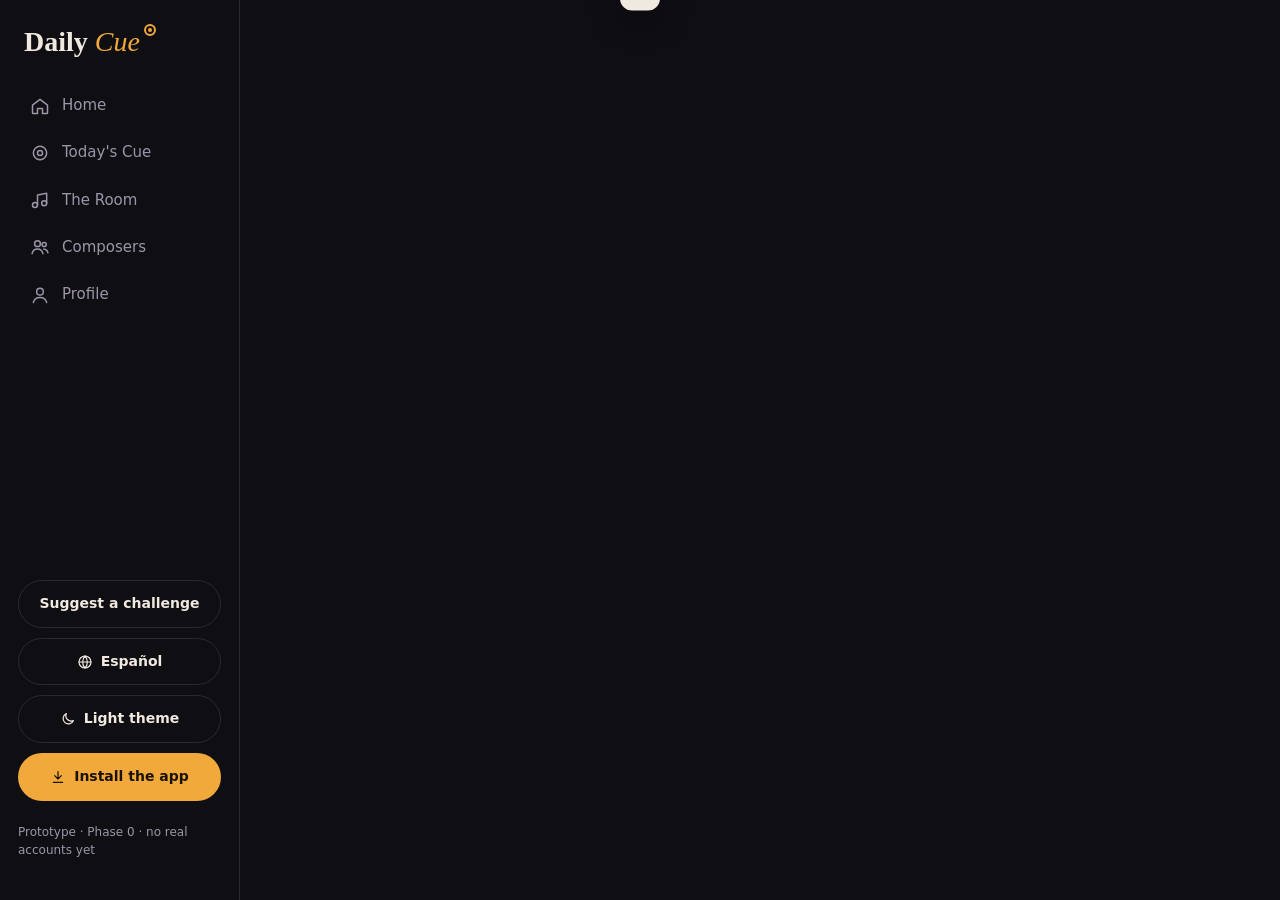
<file: daily-cue/index.html>
<!doctype html><meta charset="utf-8"><meta name="robots" content="noindex, nofollow, noarchive"><meta http-equiv="refresh" content="0; url=maqueta/"><title>Daily Cue</title><a href="maqueta/">Daily Cue</a>
</file>
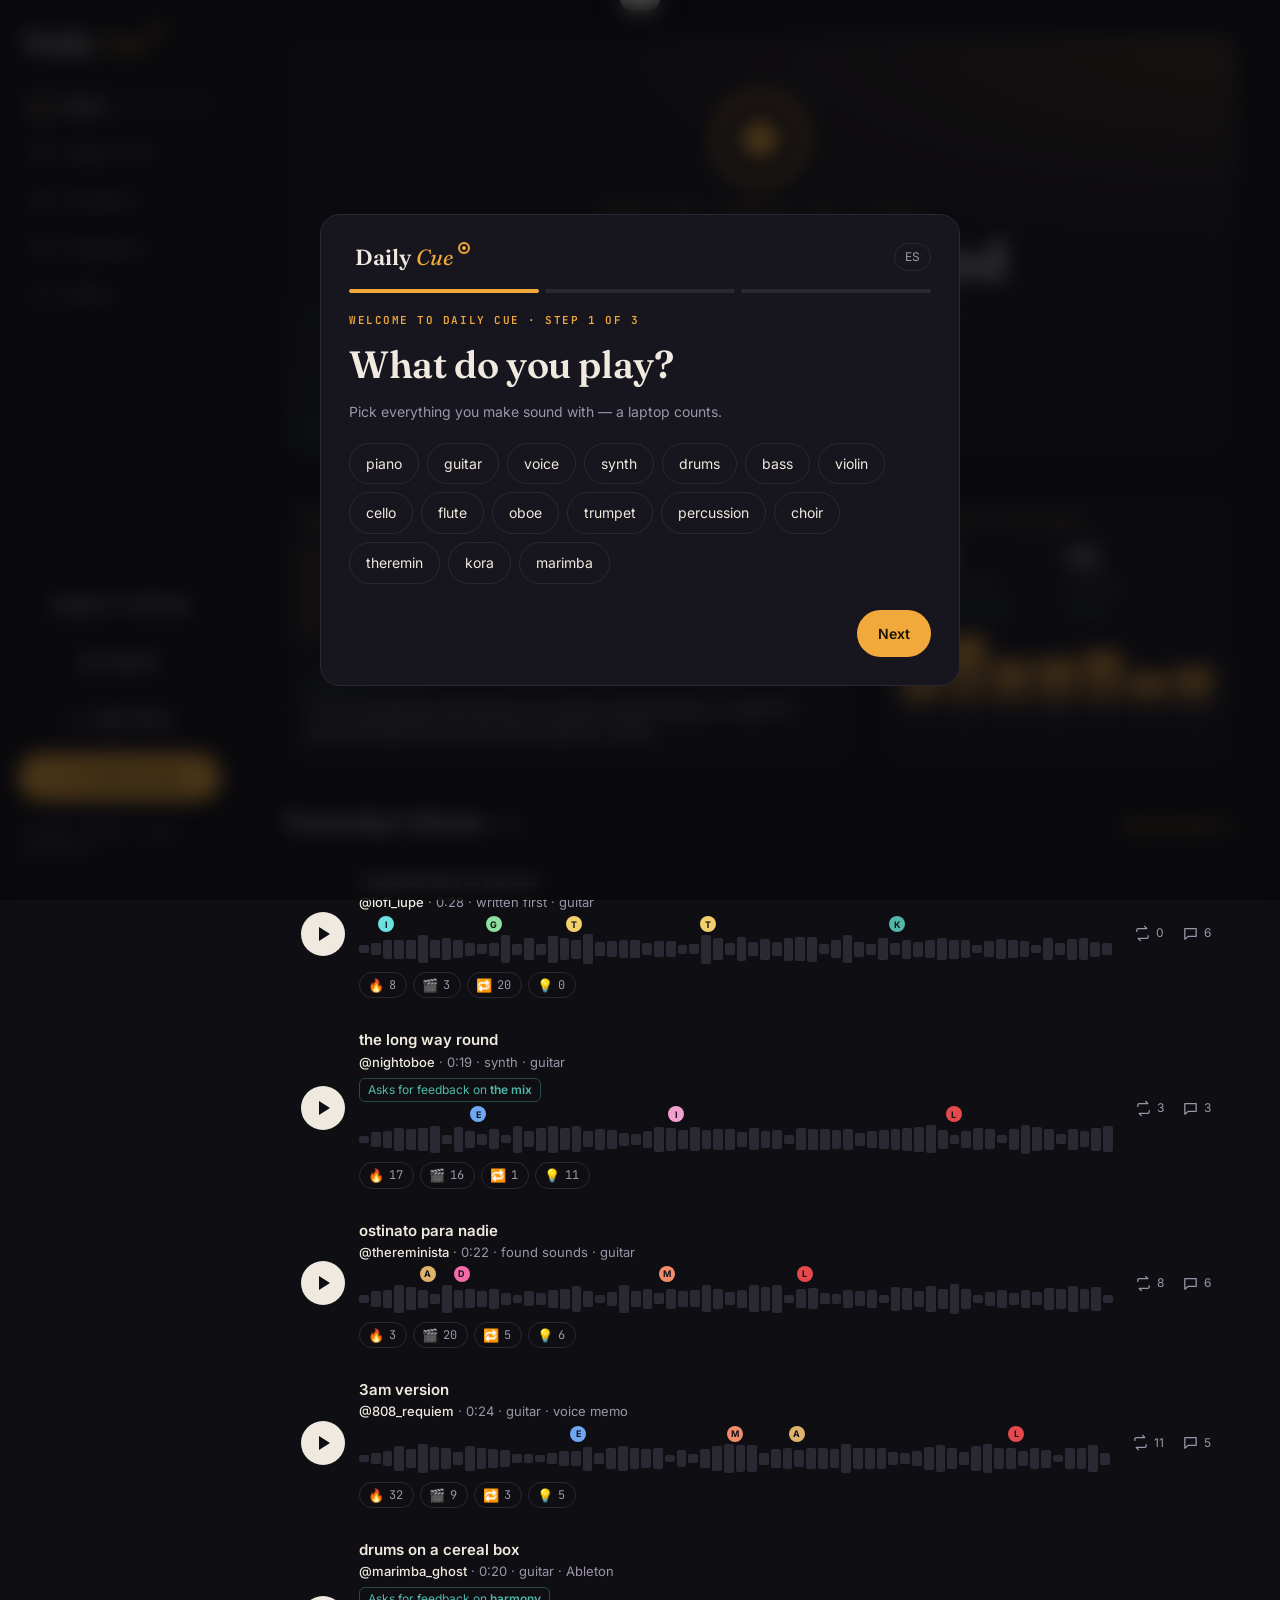
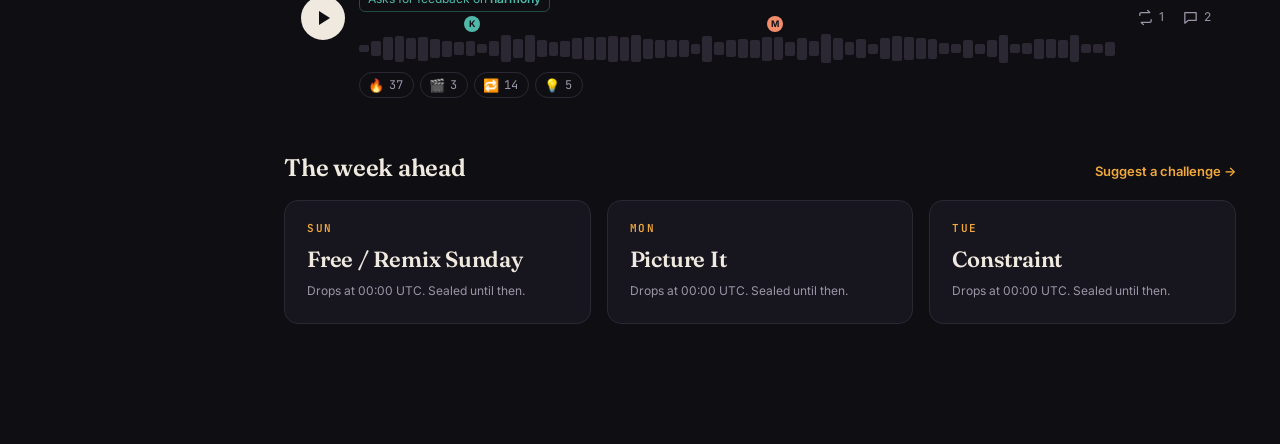
<file: daily-cue/maqueta/index.html>
<!doctype html>
<html lang="en">
<head>
<meta charset="utf-8">
<meta name="viewport" content="width=device-width, initial-scale=1, viewport-fit=cover">
<meta name="robots" content="noindex, nofollow, noarchive">
<title>Daily Cue</title>
<meta name="description" content="One composition challenge a day. Tomorrow, the Room plays everything.">
<meta name="theme-color" content="#0F0E13">
<link rel="manifest" href="manifest.webmanifest">
<link rel="icon" href="../identidad/marca/favicon.svg" type="image/svg+xml">
<link rel="icon" href="../identidad/marca/favicon-32.png" sizes="32x32">
<link rel="apple-touch-icon" href="../identidad/marca/apple-touch-icon.png">
<meta name="apple-mobile-web-app-capable" content="yes">
<meta name="apple-mobile-web-app-status-bar-style" content="black-translucent">
<meta name="apple-mobile-web-app-title" content="Daily Cue">
<meta property="og:title" content="Daily Cue">
<meta property="og:description" content="One composition challenge a day. Tomorrow, the Room plays everything.">
<meta property="og:image" content="../identidad/marca/og-image.png">
<meta name="twitter:card" content="summary_large_image">
<link rel="preconnect" href="https://fonts.googleapis.com">
<link rel="preconnect" href="https://fonts.gstatic.com" crossorigin>
<link href="https://fonts.googleapis.com/css2?family=Fraunces:ital,opsz,wght@0,9..144,400;0,9..144,600;0,9..144,700;1,9..144,400;1,9..144,600&family=Inter:wght@400;500;600;700&family=JetBrains+Mono:wght@400;600&display=swap" rel="stylesheet">
<link rel="stylesheet" href="estilos.css?v=17">
</head>
<body>
<div class="app">
  <aside class="sidebar">
    <a class="logo" href="#home" aria-label="Daily Cue home">Daily <em>Cue</em><span class="cuemark" aria-hidden="true"></span></a>
    <nav class="nav" aria-label="Main">
      <a href="#home" data-ruta="home"><svg viewBox="0 0 24 24"><path d="M3 11l9-7 9 7v9a1 1 0 0 1-1 1h-5v-6H9v6H4a1 1 0 0 1-1-1z"/></svg><span data-t="nav_home">Home</span></a>
      <a href="#challenge" data-ruta="challenge"><svg viewBox="0 0 24 24"><circle cx="12" cy="12" r="8"/><circle cx="12" cy="12" r="3"/></svg><span data-t="nav_cue">Today's Cue</span></a>
      <a href="#room" data-ruta="room"><svg viewBox="0 0 24 24"><path d="M9 18V6l11-2v12"/><circle cx="6" cy="18" r="3"/><circle cx="17" cy="16" r="3"/></svg><span data-t="nav_room">The Room</span></a>
      <a href="#composers" data-ruta="composers"><svg viewBox="0 0 24 24"><circle cx="9" cy="8" r="3.5"/><path d="M2.5 20c.8-3.5 3.3-5.5 6.5-5.5s5.7 2 6.5 5.5"/><circle cx="17" cy="9" r="2.5"/><path d="M16.5 14.5c2.6.2 4.4 2 5 4.5"/></svg><span data-t="nav_composers">Composers</span></a>
      <a href="#profile" data-ruta="profile"><svg viewBox="0 0 24 24"><circle cx="12" cy="8" r="4"/><path d="M4 21c1-4 4-6 8-6s7 2 8 6"/></svg><span data-t="nav_profile">Profile</span></a>
    </nav>
    <div class="sidebar-pie">
      <a class="btn btn-ghost bloque" href="#suggest" data-t="suggest_btn">Suggest a challenge</a>
      <button class="btn btn-ghost bloque" data-idioma><svg viewBox="0 0 24 24"><circle cx="12" cy="12" r="9"/><path d="M3 12h18M12 3c2.5 2.5 3.5 5.5 3.5 9s-1 6.5-3.5 9c-2.5-2.5-3.5-5.5-3.5-9s1-6.5 3.5-9z"/></svg><span data-t="lang_switch">Español</span></button>
      <button class="btn btn-ghost bloque" data-tema><svg viewBox="0 0 24 24"><path d="M20 14.5A8 8 0 0 1 9.5 4a8 8 0 1 0 10.5 10.5z"/></svg><span>Light theme</span></button>
      <button class="btn bloque" data-instalar hidden><svg viewBox="0 0 24 24"><path d="M12 4v11M7 10l5 5 5-5M5 20h14"/></svg><span data-t="install">Install the app</span></button>
      <p class="fino" data-t="proto_note">Prototype · Phase 0 · no real accounts yet</p>
    </div>
  </aside>

  <main id="vista" class="vista" tabindex="-1"></main>
</div>

<!-- Reproductor persistente: sigue sonando al cambiar de pantalla -->
<div class="player" id="player" hidden>
  <button class="play-btn" id="pPlay" aria-label="Play/pause"></button>
  <div class="p-info">
    <div class="p-titulo" id="pTitulo"></div>
    <div class="p-autor" id="pAutor"></div>
  </div>
  <div class="p-onda-caja"><div id="pMarcas"></div><div class="p-onda" id="pOnda"></div><div class="burbuja" id="burbuja" aria-live="polite"></div></div>
  <span class="mono p-tiempo" id="pTiempo">0:00</span>
  <button class="icon-btn" id="pNext" aria-label="Next in the Room"><svg viewBox="0 0 24 24"><path d="M6 5l10 7-10 7zM18 5v14"/></svg></button>
</div>

<div class="toast" id="toast" role="status" aria-live="polite"></div>

<script src="textos.js?v=17"></script>
<script src="datos.js?v=17"></script>
<script src="app.js?v=17"></script>
<script src="pro.js?v=17"></script>
</body>
</html>
</file>
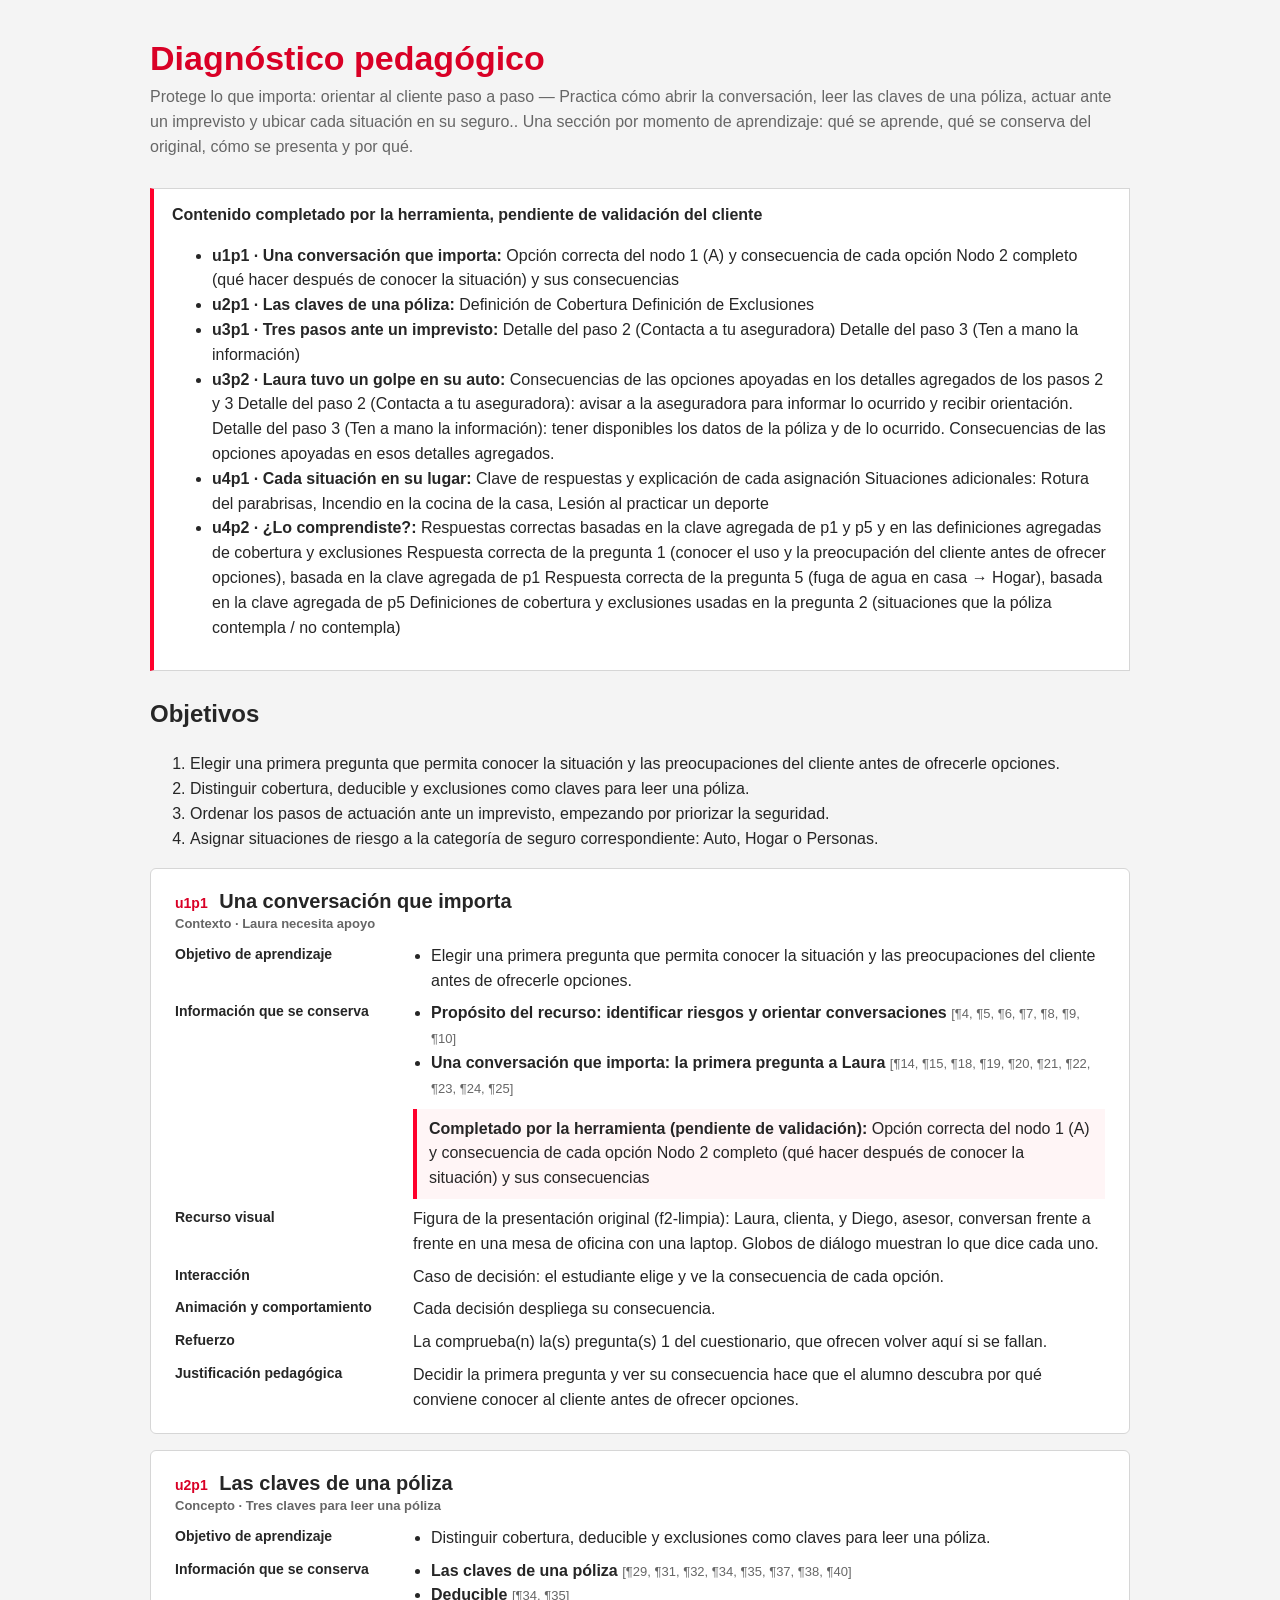
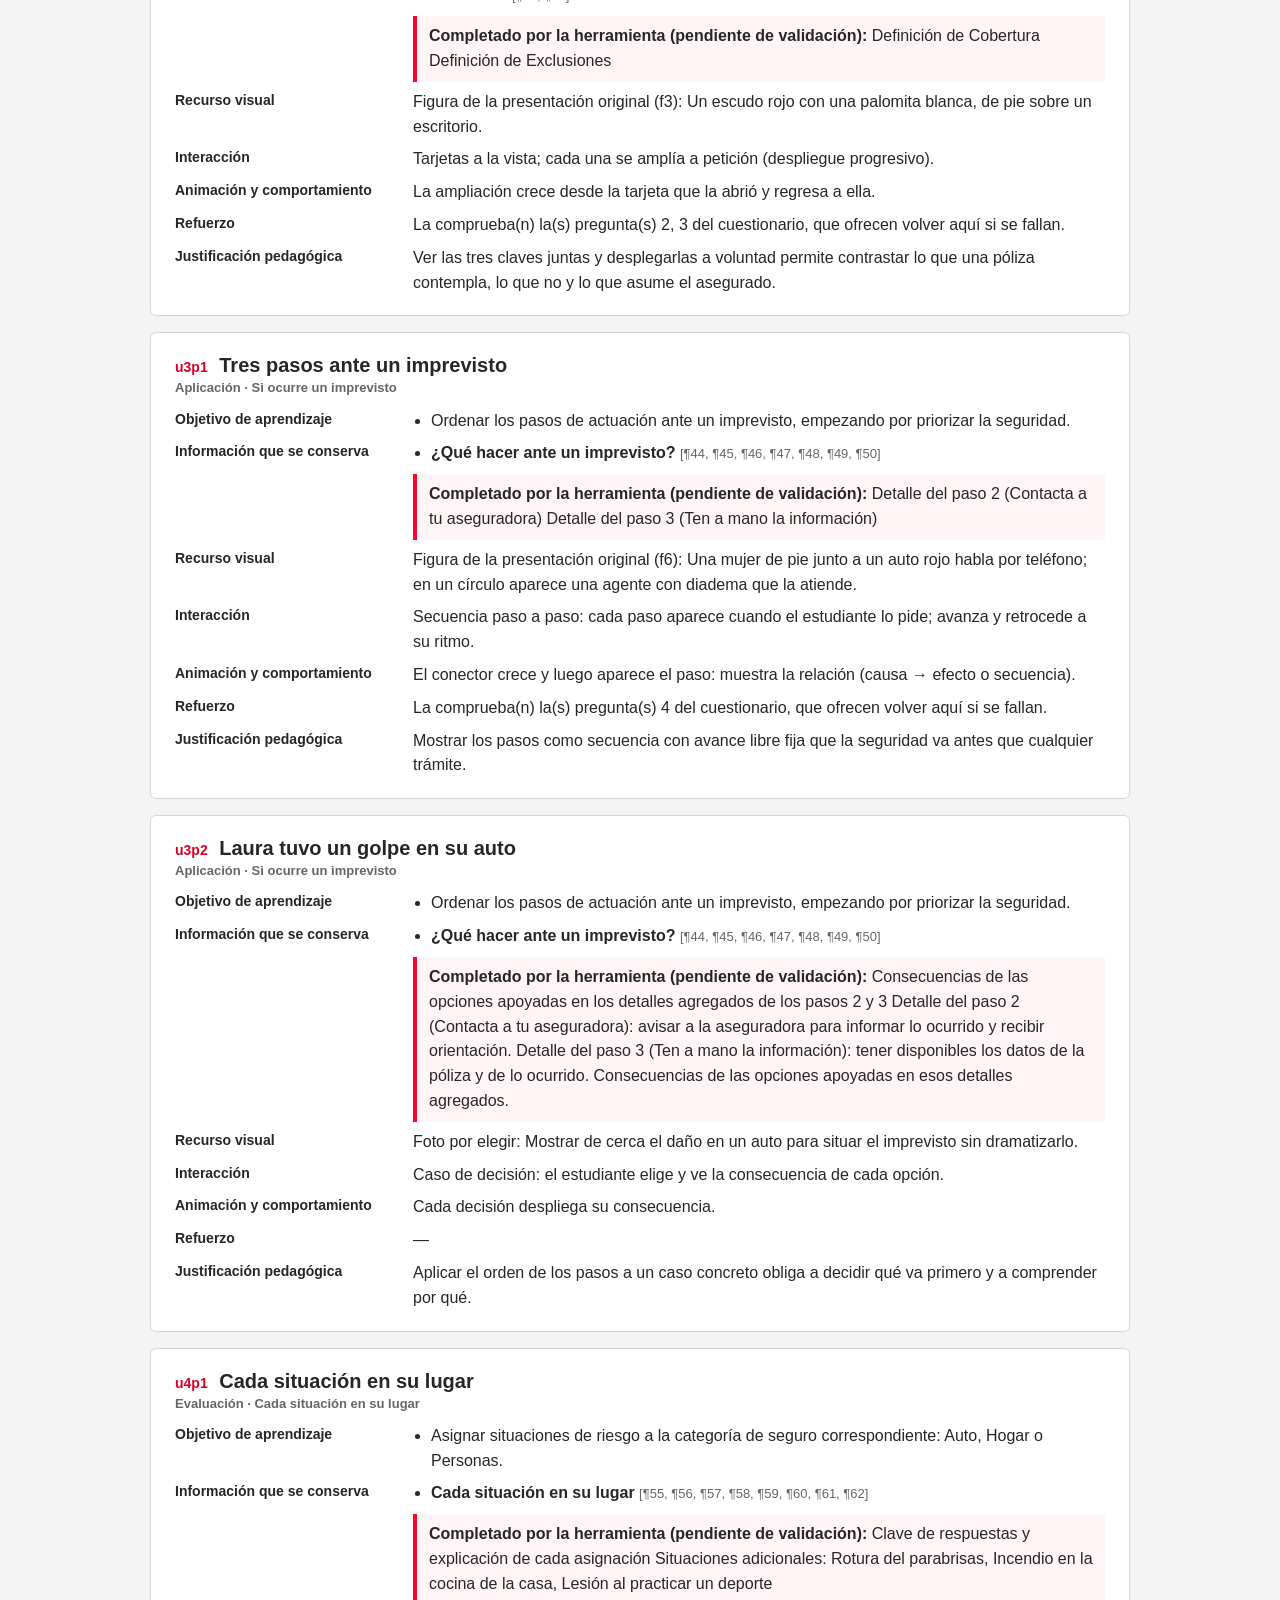
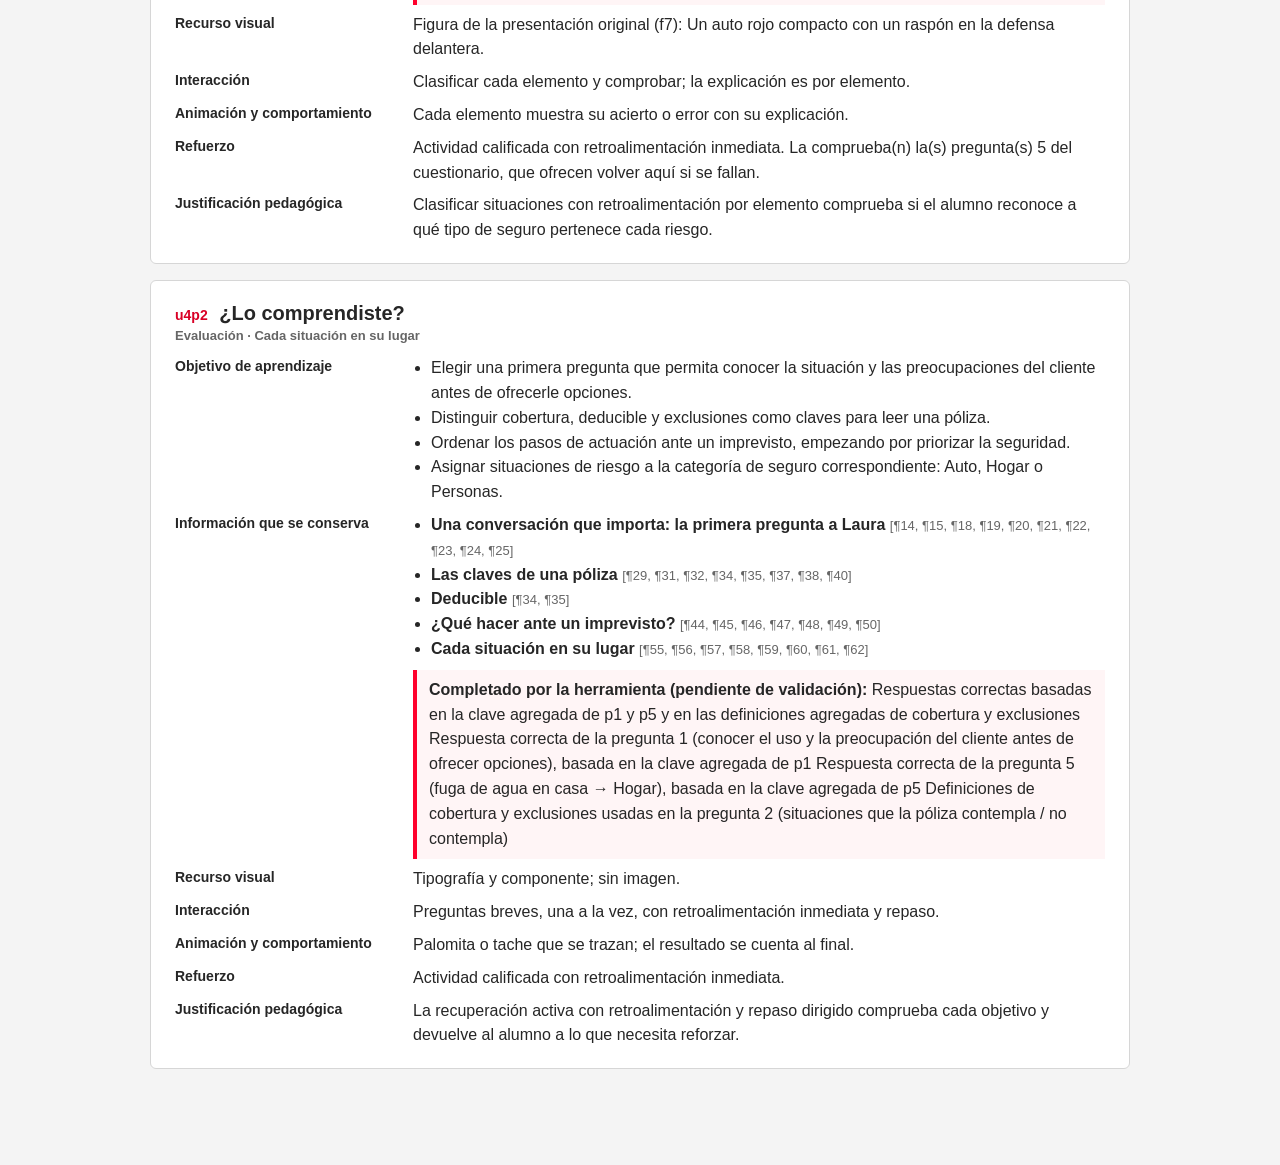
<file: mapfre-protege/diagnostico-pedagogico.html>
<!doctype html>
<html lang="es"><head><meta charset="utf-8"><meta name="viewport" content="width=device-width,initial-scale=1">
<meta name="robots" content="noindex, nofollow, noarchive">
<title>Diagnóstico pedagógico · Protege lo que importa: orientar al cliente paso a paso</title>
<style>
:root{--acento:#FF002C;--acento-tx:#D90026;--tx:#262626;--tenue:#666666;--linea:#D6D6D6;--fondo:#F4F4F4}
body{margin:0;background:var(--fondo);color:var(--tx);font:16px/1.55 Manrope,"Helvetica Neue",Arial,sans-serif}
main{max-width:980px;margin:0 auto;padding:40px 24px 80px}
h1{color:var(--acento-tx);font-size:34px;line-height:1.1;margin:0 0 8px}
.lead{color:var(--tenue);margin:0 0 28px}
.sec{background:#fff;border:1px solid var(--linea);border-radius:6px;padding:20px 24px;margin:0 0 16px}
.sec h2{font-size:20px;margin:0 0 12px;line-height:1.25}
.ref{color:var(--acento-tx);font-size:14px;margin-right:6px}
.unidad{display:block;font-size:13px;font-weight:600;color:var(--tenue);margin-top:2px}
dl{display:grid;grid-template-columns:220px minmax(0,1fr);gap:8px 18px;margin:0}
dt{font-weight:700;font-size:14px} dd{margin:0} dd ul{margin:0;padding-left:18px}
.t{color:var(--tenue);font-size:13px}
.propuesto{margin:8px 0 0;padding:8px 12px;border-left:4px solid var(--acento);background:#fff5f6}
.aviso{background:#fff;border:1px solid var(--linea);border-left:4px solid var(--acento);padding:14px 18px;margin:0 0 24px}
@media (max-width:640px){dl{grid-template-columns:1fr}}
</style></head><body><main>
<h1>Diagnóstico pedagógico</h1>
<p class="lead">Protege lo que importa: orientar al cliente paso a paso — Practica cómo abrir la conversación, leer las claves de una póliza, actuar ante un imprevisto y ubicar cada situación en su seguro.. Una sección por momento de aprendizaje: qué se aprende, qué se conserva del original, cómo se presenta y por qué.</p>
<div class=aviso><b>Contenido completado por la herramienta, pendiente de validación del cliente</b><ul><li><b>u1p1 · Una conversación que importa:</b> Opción correcta del nodo 1 (A) y consecuencia de cada opción
Nodo 2 completo (qué hacer después de conocer la situación) y sus consecuencias</li><li><b>u2p1 · Las claves de una póliza:</b> Definición de Cobertura
Definición de Exclusiones</li><li><b>u3p1 · Tres pasos ante un imprevisto:</b> Detalle del paso 2 (Contacta a tu aseguradora)
Detalle del paso 3 (Ten a mano la información)</li><li><b>u3p2 · Laura tuvo un golpe en su auto:</b> Consecuencias de las opciones apoyadas en los detalles agregados de los pasos 2 y 3
Detalle del paso 2 (Contacta a tu aseguradora): avisar a la aseguradora para informar lo ocurrido y recibir orientación.
Detalle del paso 3 (Ten a mano la información): tener disponibles los datos de la póliza y de lo ocurrido.
Consecuencias de las opciones apoyadas en esos detalles agregados.</li><li><b>u4p1 · Cada situación en su lugar:</b> Clave de respuestas y explicación de cada asignación
Situaciones adicionales: Rotura del parabrisas, Incendio en la cocina de la casa, Lesión al practicar un deporte</li><li><b>u4p2 · ¿Lo comprendiste?:</b> Respuestas correctas basadas en la clave agregada de p1 y p5 y en las definiciones agregadas de cobertura y exclusiones
Respuesta correcta de la pregunta 1 (conocer el uso y la preocupación del cliente antes de ofrecer opciones), basada en la clave agregada de p1
Respuesta correcta de la pregunta 5 (fuga de agua en casa → Hogar), basada en la clave agregada de p5
Definiciones de cobertura y exclusiones usadas en la pregunta 2 (situaciones que la póliza contempla / no contempla)</li></ul></div>
<h2>Objetivos</h2><ol><li>Elegir una primera pregunta que permita conocer la situación y las preocupaciones del cliente antes de ofrecerle opciones.</li><li>Distinguir cobertura, deducible y exclusiones como claves para leer una póliza.</li><li>Ordenar los pasos de actuación ante un imprevisto, empezando por priorizar la seguridad.</li><li>Asignar situaciones de riesgo a la categoría de seguro correspondiente: Auto, Hogar o Personas.</li></ol>

<section class="sec">
  <h2><span class=ref>u1p1</span> Una conversación que importa <span class=unidad>Contexto · Laura necesita apoyo</span></h2>
  <dl>
    <dt>Objetivo de aprendizaje</dt><dd><ul><li>Elegir una primera pregunta que permita conocer la situación y las preocupaciones del cliente antes de ofrecerle opciones.</li></ul></dd>
    <dt>Información que se conserva</dt><dd><ul><li><b>Propósito del recurso: identificar riesgos y orientar conversaciones</b> <span class=t>[¶4, ¶5, ¶6, ¶7, ¶8, ¶9, ¶10]</span></li><li><b>Una conversación que importa: la primera pregunta a Laura</b> <span class=t>[¶14, ¶15, ¶18, ¶19, ¶20, ¶21, ¶22, ¶23, ¶24, ¶25]</span></li></ul><p class=propuesto><b>Completado por la herramienta (pendiente de validación):</b> Opción correcta del nodo 1 (A) y consecuencia de cada opción
Nodo 2 completo (qué hacer después de conocer la situación) y sus consecuencias</p></dd>
    <dt>Recurso visual</dt><dd>Figura de la presentación original (f2-limpia): Laura, clienta, y Diego, asesor, conversan frente a frente en una mesa de oficina con una laptop. Globos de diálogo muestran lo que dice cada uno.</dd>
    <dt>Interacción</dt><dd>Caso de decisión: el estudiante elige y ve la consecuencia de cada opción.</dd>
    <dt>Animación y comportamiento</dt><dd>Cada decisión despliega su consecuencia.</dd>
    <dt>Refuerzo</dt><dd>La comprueba(n) la(s) pregunta(s) 1 del cuestionario, que ofrecen volver aquí si se fallan.</dd>
    <dt>Justificación pedagógica</dt><dd>Decidir la primera pregunta y ver su consecuencia hace que el alumno descubra por qué conviene conocer al cliente antes de ofrecer opciones.</dd>
  </dl>
</section>
<section class="sec">
  <h2><span class=ref>u2p1</span> Las claves de una póliza <span class=unidad>Concepto · Tres claves para leer una póliza</span></h2>
  <dl>
    <dt>Objetivo de aprendizaje</dt><dd><ul><li>Distinguir cobertura, deducible y exclusiones como claves para leer una póliza.</li></ul></dd>
    <dt>Información que se conserva</dt><dd><ul><li><b>Las claves de una póliza</b> <span class=t>[¶29, ¶31, ¶32, ¶34, ¶35, ¶37, ¶38, ¶40]</span></li><li><b>Deducible</b> <span class=t>[¶34, ¶35]</span></li></ul><p class=propuesto><b>Completado por la herramienta (pendiente de validación):</b> Definición de Cobertura
Definición de Exclusiones</p></dd>
    <dt>Recurso visual</dt><dd>Figura de la presentación original (f3): Un escudo rojo con una palomita blanca, de pie sobre un escritorio.</dd>
    <dt>Interacción</dt><dd>Tarjetas a la vista; cada una se amplía a petición (despliegue progresivo).</dd>
    <dt>Animación y comportamiento</dt><dd>La ampliación crece desde la tarjeta que la abrió y regresa a ella.</dd>
    <dt>Refuerzo</dt><dd>La comprueba(n) la(s) pregunta(s) 2, 3 del cuestionario, que ofrecen volver aquí si se fallan.</dd>
    <dt>Justificación pedagógica</dt><dd>Ver las tres claves juntas y desplegarlas a voluntad permite contrastar lo que una póliza contempla, lo que no y lo que asume el asegurado.</dd>
  </dl>
</section>
<section class="sec">
  <h2><span class=ref>u3p1</span> Tres pasos ante un imprevisto <span class=unidad>Aplicación · Si ocurre un imprevisto</span></h2>
  <dl>
    <dt>Objetivo de aprendizaje</dt><dd><ul><li>Ordenar los pasos de actuación ante un imprevisto, empezando por priorizar la seguridad.</li></ul></dd>
    <dt>Información que se conserva</dt><dd><ul><li><b>¿Qué hacer ante un imprevisto?</b> <span class=t>[¶44, ¶45, ¶46, ¶47, ¶48, ¶49, ¶50]</span></li></ul><p class=propuesto><b>Completado por la herramienta (pendiente de validación):</b> Detalle del paso 2 (Contacta a tu aseguradora)
Detalle del paso 3 (Ten a mano la información)</p></dd>
    <dt>Recurso visual</dt><dd>Figura de la presentación original (f6): Una mujer de pie junto a un auto rojo habla por teléfono; en un círculo aparece una agente con diadema que la atiende.</dd>
    <dt>Interacción</dt><dd>Secuencia paso a paso: cada paso aparece cuando el estudiante lo pide; avanza y retrocede a su ritmo.</dd>
    <dt>Animación y comportamiento</dt><dd>El conector crece y luego aparece el paso: muestra la relación (causa → efecto o secuencia).</dd>
    <dt>Refuerzo</dt><dd>La comprueba(n) la(s) pregunta(s) 4 del cuestionario, que ofrecen volver aquí si se fallan.</dd>
    <dt>Justificación pedagógica</dt><dd>Mostrar los pasos como secuencia con avance libre fija que la seguridad va antes que cualquier trámite.</dd>
  </dl>
</section>
<section class="sec">
  <h2><span class=ref>u3p2</span> Laura tuvo un golpe en su auto <span class=unidad>Aplicación · Si ocurre un imprevisto</span></h2>
  <dl>
    <dt>Objetivo de aprendizaje</dt><dd><ul><li>Ordenar los pasos de actuación ante un imprevisto, empezando por priorizar la seguridad.</li></ul></dd>
    <dt>Información que se conserva</dt><dd><ul><li><b>¿Qué hacer ante un imprevisto?</b> <span class=t>[¶44, ¶45, ¶46, ¶47, ¶48, ¶49, ¶50]</span></li></ul><p class=propuesto><b>Completado por la herramienta (pendiente de validación):</b> Consecuencias de las opciones apoyadas en los detalles agregados de los pasos 2 y 3
Detalle del paso 2 (Contacta a tu aseguradora): avisar a la aseguradora para informar lo ocurrido y recibir orientación.
Detalle del paso 3 (Ten a mano la información): tener disponibles los datos de la póliza y de lo ocurrido.
Consecuencias de las opciones apoyadas en esos detalles agregados.</p></dd>
    <dt>Recurso visual</dt><dd>Foto por elegir: Mostrar de cerca el daño en un auto para situar el imprevisto sin dramatizarlo.</dd>
    <dt>Interacción</dt><dd>Caso de decisión: el estudiante elige y ve la consecuencia de cada opción.</dd>
    <dt>Animación y comportamiento</dt><dd>Cada decisión despliega su consecuencia.</dd>
    <dt>Refuerzo</dt><dd>—</dd>
    <dt>Justificación pedagógica</dt><dd>Aplicar el orden de los pasos a un caso concreto obliga a decidir qué va primero y a comprender por qué.</dd>
  </dl>
</section>
<section class="sec">
  <h2><span class=ref>u4p1</span> Cada situación en su lugar <span class=unidad>Evaluación · Cada situación en su lugar</span></h2>
  <dl>
    <dt>Objetivo de aprendizaje</dt><dd><ul><li>Asignar situaciones de riesgo a la categoría de seguro correspondiente: Auto, Hogar o Personas.</li></ul></dd>
    <dt>Información que se conserva</dt><dd><ul><li><b>Cada situación en su lugar</b> <span class=t>[¶55, ¶56, ¶57, ¶58, ¶59, ¶60, ¶61, ¶62]</span></li></ul><p class=propuesto><b>Completado por la herramienta (pendiente de validación):</b> Clave de respuestas y explicación de cada asignación
Situaciones adicionales: Rotura del parabrisas, Incendio en la cocina de la casa, Lesión al practicar un deporte</p></dd>
    <dt>Recurso visual</dt><dd>Figura de la presentación original (f7): Un auto rojo compacto con un raspón en la defensa delantera.</dd>
    <dt>Interacción</dt><dd>Clasificar cada elemento y comprobar; la explicación es por elemento.</dd>
    <dt>Animación y comportamiento</dt><dd>Cada elemento muestra su acierto o error con su explicación.</dd>
    <dt>Refuerzo</dt><dd>Actividad calificada con retroalimentación inmediata. La comprueba(n) la(s) pregunta(s) 5 del cuestionario, que ofrecen volver aquí si se fallan.</dd>
    <dt>Justificación pedagógica</dt><dd>Clasificar situaciones con retroalimentación por elemento comprueba si el alumno reconoce a qué tipo de seguro pertenece cada riesgo.</dd>
  </dl>
</section>
<section class="sec">
  <h2><span class=ref>u4p2</span> ¿Lo comprendiste? <span class=unidad>Evaluación · Cada situación en su lugar</span></h2>
  <dl>
    <dt>Objetivo de aprendizaje</dt><dd><ul><li>Elegir una primera pregunta que permita conocer la situación y las preocupaciones del cliente antes de ofrecerle opciones.</li><li>Distinguir cobertura, deducible y exclusiones como claves para leer una póliza.</li><li>Ordenar los pasos de actuación ante un imprevisto, empezando por priorizar la seguridad.</li><li>Asignar situaciones de riesgo a la categoría de seguro correspondiente: Auto, Hogar o Personas.</li></ul></dd>
    <dt>Información que se conserva</dt><dd><ul><li><b>Una conversación que importa: la primera pregunta a Laura</b> <span class=t>[¶14, ¶15, ¶18, ¶19, ¶20, ¶21, ¶22, ¶23, ¶24, ¶25]</span></li><li><b>Las claves de una póliza</b> <span class=t>[¶29, ¶31, ¶32, ¶34, ¶35, ¶37, ¶38, ¶40]</span></li><li><b>Deducible</b> <span class=t>[¶34, ¶35]</span></li><li><b>¿Qué hacer ante un imprevisto?</b> <span class=t>[¶44, ¶45, ¶46, ¶47, ¶48, ¶49, ¶50]</span></li><li><b>Cada situación en su lugar</b> <span class=t>[¶55, ¶56, ¶57, ¶58, ¶59, ¶60, ¶61, ¶62]</span></li></ul><p class=propuesto><b>Completado por la herramienta (pendiente de validación):</b> Respuestas correctas basadas en la clave agregada de p1 y p5 y en las definiciones agregadas de cobertura y exclusiones
Respuesta correcta de la pregunta 1 (conocer el uso y la preocupación del cliente antes de ofrecer opciones), basada en la clave agregada de p1
Respuesta correcta de la pregunta 5 (fuga de agua en casa → Hogar), basada en la clave agregada de p5
Definiciones de cobertura y exclusiones usadas en la pregunta 2 (situaciones que la póliza contempla / no contempla)</p></dd>
    <dt>Recurso visual</dt><dd>Tipografía y componente; sin imagen.</dd>
    <dt>Interacción</dt><dd>Preguntas breves, una a la vez, con retroalimentación inmediata y repaso.</dd>
    <dt>Animación y comportamiento</dt><dd>Palomita o tache que se trazan; el resultado se cuenta al final.</dd>
    <dt>Refuerzo</dt><dd>Actividad calificada con retroalimentación inmediata.</dd>
    <dt>Justificación pedagógica</dt><dd>La recuperación activa con retroalimentación y repaso dirigido comprueba cada objetivo y devuelve al alumno a lo que necesita reforzar.</dd>
  </dl>
</section>
</main></body></html>
</file>
<file: daily-cue/maqueta/estilos.css>
:root{
  --ink:#0F0E13; --stage:#17151D; --stage-2:#1E1B25; --line:#2B2834;
  --paper:#EFE9DF; --muted:#9C95A8; --tungsten:#F2A93B; --tungsten-soft:rgba(242,169,59,.12);
  --rec:#E5484D; --teal:#4FB8A8;
  --serif:"Fraunces",Georgia,serif; --sans:"Inter",system-ui,sans-serif; --mono:"JetBrains Mono",ui-monospace,monospace;
  --paper-2:#D8D1C6; --glass:rgba(30,27,37,.92); --glass-nav:rgba(15,14,19,.94); --on-accent:#1a1206;
  --r:14px; --side:240px; --player:72px;
}
*{box-sizing:border-box}
html,body{margin:0}
body{background:var(--ink);color:var(--paper);font:15px/1.55 var(--sans);-webkit-font-smoothing:antialiased;overflow-x:hidden}
a{color:inherit;text-decoration:none}
button{font:inherit;color:inherit;cursor:pointer}
svg{width:20px;height:20px;fill:none;stroke:currentColor;stroke-width:1.8;stroke-linecap:round;stroke-linejoin:round}
.mono{font-family:var(--mono)}
.fino{font-size:12px;color:var(--muted)}
h1,h2,h3{font-family:var(--serif);font-weight:600;letter-spacing:-.01em;margin:0}
.eyebrow{font:600 11px/1 var(--mono);letter-spacing:.14em;text-transform:uppercase;color:var(--tungsten)}

/* ---------- layout ---------- */
.app{display:grid;grid-template-columns:var(--side) 1fr;min-height:100vh}
.sidebar{position:sticky;top:0;height:100vh;border-right:1px solid var(--line);padding:28px 18px;display:flex;flex-direction:column;gap:28px}
.logo{font:600 28px/1 var(--serif);position:relative;padding-left:6px;display:inline-block;width:max-content}
.logo em{color:var(--tungsten);font-weight:400}
.cuemark{position:absolute;right:-16px;top:-4px;width:12px;height:12px;border:2px solid var(--tungsten);border-radius:50%}
.cuemark::after{content:"";position:absolute;inset:2px;background:var(--tungsten);border-radius:50%}
.nav{display:flex;flex-direction:column;gap:4px}
.nav a{display:flex;align-items:center;gap:12px;padding:10px 12px;border-radius:10px;color:var(--muted);font-weight:500}
.nav a:hover{background:var(--stage);color:var(--paper)}
.nav a.activo{background:var(--stage);color:var(--paper)}
.nav a.activo svg{color:var(--tungsten)}
.sidebar-pie{margin-top:auto;display:flex;flex-direction:column;gap:10px}
.vista{padding:36px 44px calc(var(--player) + 48px);max-width:1180px;width:100%;outline:none}

@media (max-width:820px){
  .app{grid-template-columns:1fr}
  .sidebar{position:fixed;bottom:0;top:auto;left:0;right:0;height:auto;z-index:30;flex-direction:row;padding:6px 8px calc(6px + env(safe-area-inset-bottom));border-right:0;border-top:1px solid var(--line);background:var(--glass-nav);backdrop-filter:blur(12px)}
  .sidebar .logo,.sidebar-pie{display:none}
  .nav{flex-direction:row;justify-content:space-around;width:100%}
  .nav a{flex-direction:column;gap:2px;font-size:11px;padding:6px 8px}
  .nav a.activo{background:none}
  .vista{padding:20px 16px calc(var(--player) + 96px)}
  .player{bottom:calc(62px + env(safe-area-inset-bottom))!important;left:8px!important;right:8px!important}
  .p-onda,.p-tiempo{display:none}
}
.cabecera-movil{display:none}
@media (max-width:820px){.cabecera-movil{display:flex;justify-content:space-between;align-items:center;margin-bottom:18px}.cabecera-movil .logo{font-size:24px}}

/* ---------- componentes ---------- */
.btn{display:inline-flex;align-items:center;justify-content:center;gap:8px;padding:12px 20px;border-radius:999px;border:1px solid transparent;font-weight:600;font-size:14px;background:var(--tungsten);color:var(--on-accent);transition:transform .12s, filter .12s}
.btn:hover{filter:brightness(1.08)}
.btn:active{transform:scale(.97)}
.btn-ghost{background:transparent;border-color:var(--line);color:var(--paper)}
.btn-ghost:hover{border-color:var(--muted)}
.player .play-btn{color:var(--on-accent)}
.btn-rec{background:var(--rec);color:#fff}
.bloque{width:100%}
.icon-btn{background:none;border:0;padding:8px;border-radius:50%;color:var(--muted);display:inline-flex}
.icon-btn:hover{color:var(--paper);background:var(--stage-2)}
.card{background:var(--stage);border:1px solid var(--line);border-radius:var(--r);padding:22px}
.chip{display:inline-flex;align-items:center;gap:6px;padding:4px 10px;border-radius:999px;border:1px solid var(--line);font-size:12px;color:var(--muted);white-space:nowrap}
.chip.dif-easy{color:var(--teal);border-color:rgba(79,184,168,.4)}
.chip.dif-medium{color:var(--tungsten);border-color:rgba(242,169,59,.4)}
.chip.dif-hard{color:var(--rec);border-color:rgba(229,72,77,.45)}
.chips{display:flex;flex-wrap:wrap;gap:6px}
.grid-2{display:grid;grid-template-columns:1.6fr 1fr;gap:20px}
.grid-3{display:grid;grid-template-columns:repeat(3,1fr);gap:16px}
@media (max-width:980px){.grid-2{grid-template-columns:1fr}.grid-3{grid-template-columns:1fr 1fr}}
@media (max-width:520px){.grid-3{grid-template-columns:1fr}}
.seccion{margin-top:36px}
.seccion-cab{display:flex;justify-content:space-between;align-items:baseline;margin-bottom:14px;gap:12px}
.seccion-cab h2{font-size:24px}
.seccion-cab a{color:var(--tungsten);font-size:13px;font-weight:600}

/* ---------- home ---------- */
.hero{position:relative;overflow:hidden;border-radius:20px;border:1px solid var(--line);padding:40px;background:
  radial-gradient(120% 90% at 100% 0%, rgba(242,169,59,.18), transparent 55%),
  radial-gradient(80% 80% at 0% 100%, rgba(79,184,168,.08), transparent 60%), var(--stage)}
.hero .cuemark-grande{position:absolute;top:26px;right:28px;width:22px;height:22px;border:2.5px solid var(--tungsten);border-radius:50%;animation:parpadeo 2.4s infinite}
.hero .cuemark-grande::after{content:"";position:absolute;inset:4px;border-radius:50%;background:var(--tungsten)}
@keyframes parpadeo{0%,70%,100%{opacity:1}80%,90%{opacity:.15}}
.hero h1{font-size:clamp(32px,5vw,54px);line-height:1.04;margin:14px 0 16px;max-width:16ch}
.hero p.prompt{font-size:17px;color:var(--paper-2);max-width:62ch;margin:0 0 22px}
.hero-pie{display:flex;flex-wrap:wrap;align-items:center;gap:14px 22px}
.cuenta{display:flex;flex-direction:column}
.cuenta .num{font:600 26px/1 var(--mono);letter-spacing:.02em}
.cuenta .lbl{font-size:12px;color:var(--muted);margin-top:4px}
@media (max-width:820px){.hero{padding:26px 20px}.hero p.prompt{font-size:16px}}

.frase{border-left:3px solid var(--tungsten);padding:4px 0 4px 18px}
.frase blockquote{margin:0;font:400 italic 21px/1.4 var(--serif)}
.frase cite{display:block;margin-top:10px;font-style:normal;color:var(--muted);font-size:13px}
.tip{margin-top:20px;padding-top:18px;border-top:1px solid var(--line)}
.tip strong{color:var(--teal);font:600 11px var(--mono);letter-spacing:.12em;text-transform:uppercase;display:block;margin-bottom:6px}

.stat .num{font:600 30px/1 var(--mono)}
.stat .lbl{font-size:13px;color:var(--muted);margin-top:6px}
.stat .delta{font-size:12px;color:var(--teal);margin-top:4px}
.barras{display:flex;align-items:flex-end;gap:6px;height:70px;margin-top:14px}
.barras i{flex:1;background:linear-gradient(var(--tungsten),rgba(242,169,59,.35));border-radius:4px 4px 1px 1px;min-height:4px}
.barras-lbl{display:flex;gap:6px;margin-top:6px}
.barras-lbl span{flex:1;text-align:center;font:10px var(--mono);color:var(--muted)}

/* ---------- pistas ---------- */
.pista{display:grid;grid-template-columns:44px 1fr auto;gap:14px;align-items:center;padding:14px 16px;border-radius:12px;border:1px solid transparent}
.pista:hover{background:var(--stage);border-color:var(--line)}
.pista.sonando{background:var(--tungsten-soft);border-color:rgba(242,169,59,.35)}
.pista .play-btn{width:44px;height:44px}
.pista-cuerpo{min-width:0}
.pista-titulo{font-weight:600;white-space:nowrap;overflow:hidden;text-overflow:ellipsis}
.pista-autor{font-size:13px;color:var(--muted)}
.pista-autor b{color:var(--paper);font-weight:500}
.mini-onda{display:flex;align-items:center;gap:2px;height:30px;margin-top:8px;cursor:pointer}
.mini-onda i{flex:1;background:var(--line);border-radius:2px;min-width:2px}
.mini-onda i.on{background:var(--tungsten)}
.acciones{display:flex;align-items:center;gap:2px}
.accion{display:inline-flex;align-items:center;gap:5px;background:none;border:0;color:var(--muted);font-size:12px;padding:6px 8px;border-radius:8px}
.accion:hover{color:var(--paper);background:var(--stage-2)}
.accion.on{color:var(--tungsten)}
.accion.on svg{fill:var(--tungsten)}
.accion svg{width:17px;height:17px}
@media (max-width:620px){.pista{grid-template-columns:40px 1fr}.acciones{grid-column:1/-1;justify-content:flex-end;margin-top:-6px}.mini-onda{display:none}}

.play-btn{flex:none;width:44px;height:44px;border-radius:50%;border:0;background:var(--paper);color:var(--ink);display:grid;place-items:center}
.play-btn::before{content:"";border-style:solid;border-width:7px 0 7px 11px;border-color:transparent transparent transparent currentColor;margin-left:3px}
.play-btn.pausa::before{border:0;width:12px;height:14px;margin:0;background:linear-gradient(90deg,currentColor 0 4px,transparent 4px 8px,currentColor 8px)}

/* ---------- player ---------- */
.player{position:fixed;left:calc(var(--side) + 16px);right:16px;bottom:16px;height:var(--player);z-index:40;display:flex;align-items:center;gap:14px;padding:0 16px;border-radius:16px;background:var(--glass);backdrop-filter:blur(14px);border:1px solid var(--line);box-shadow:0 10px 40px rgba(0,0,0,.45)}
.player .play-btn{width:42px;height:42px;background:var(--tungsten)}
.p-info{min-width:0;width:220px}
.p-titulo{font-weight:600;font-size:14px;white-space:nowrap;overflow:hidden;text-overflow:ellipsis}
.p-autor{font-size:12px;color:var(--muted)}
.p-onda{flex:1;display:flex;align-items:center;gap:2px;height:36px;cursor:pointer}
.p-onda i{flex:1;background:var(--line);border-radius:2px}
.p-onda i.on{background:var(--tungsten)}
.p-tiempo{font-size:12px;color:var(--muted);width:40px}
@media (max-width:820px){.p-info{flex:1;width:auto}}

/* ---------- challenge ---------- */
.reto-cab{display:flex;justify-content:space-between;align-items:flex-start;gap:16px;flex-wrap:wrap}
.reto-titulo{font-size:clamp(34px,5.4vw,60px);line-height:1.02;margin:12px 0 18px;max-width:18ch}
.reto-prompt{font:400 20px/1.55 var(--serif);color:var(--paper-2);max-width:64ch}
@media (max-width:820px){.reto-prompt{font-size:18px}}
.imagen-ia{aspect-ratio:16/9;border-radius:16px;border:1px solid var(--line);position:relative;overflow:hidden;margin:24px 0;display:flex;align-items:flex-end;padding:18px}
.imagen-ia .etiqueta{position:relative;z-index:1;font:11px/1.5 var(--mono);color:#d9d2c6;background:rgba(0,0,0,.55);padding:8px 12px;border-radius:8px;max-width:70ch}
.giro{margin:22px 0;border:1px dashed rgba(229,72,77,.55);background:rgba(229,72,77,.06);border-radius:14px;padding:18px 20px}
.giro .eyebrow{color:var(--rec)}
.giro p{margin:8px 0 0;font:italic 18px/1.5 var(--serif)}
.semilla{margin:22px 0;padding:16px 20px;border-radius:14px;background:var(--stage);border:1px solid var(--line);font:15px/1.6 var(--mono);white-space:pre-wrap}
.versiones{display:grid;grid-template-columns:1fr 1fr;gap:16px;margin-top:26px}
.versiones .card h3{font:600 12px var(--mono);letter-spacing:.12em;text-transform:uppercase;color:var(--muted);margin-bottom:8px}
.versiones .card p{margin:0}
@media (max-width:620px){.versiones{grid-template-columns:1fr}}
.subir{margin-top:30px;display:grid;grid-template-columns:1fr 1fr;gap:16px}
@media (max-width:720px){.subir{grid-template-columns:1fr}}
.zona{border:1.5px dashed var(--line);border-radius:16px;padding:28px;text-align:center;display:flex;flex-direction:column;align-items:center;gap:10px;transition:border-color .15s, background .15s}
.zona.encima{border-color:var(--tungsten);background:var(--tungsten-soft)}
.zona svg{width:30px;height:30px;color:var(--tungsten)}
.zona h3{font-size:20px}
.zona p{margin:0;color:var(--muted);font-size:13px}
.rec-punto{width:64px;height:64px;border-radius:50%;background:var(--rec);border:0;box-shadow:0 0 0 6px rgba(229,72,77,.15)}
.rec-punto.grabando{animation:latido 1s infinite;border-radius:16px;width:56px;height:56px}
@keyframes latido{50%{box-shadow:0 0 0 14px rgba(229,72,77,.05)}}
.listo{margin-top:16px}
.listo audio{width:100%;margin:10px 0}
.campo{display:flex;flex-direction:column;gap:6px;margin-bottom:14px;text-align:left}
.campo label{font-size:13px;color:var(--muted)}
.campo input,.campo textarea,.campo select{background:var(--ink);border:1px solid var(--line);border-radius:10px;color:var(--paper);padding:11px 13px;font:inherit}
.campo textarea{min-height:110px;resize:vertical}
.campo input:focus,.campo textarea:focus,.campo select:focus{outline:2px solid var(--tungsten);outline-offset:1px}

/* ---------- room ---------- */
.room-cab{display:flex;justify-content:space-between;gap:18px;align-items:flex-end;flex-wrap:wrap;margin-bottom:22px}
.room-cab h1{font-size:clamp(30px,4.6vw,48px);line-height:1.05;margin-top:10px}
.room-cab p{color:var(--muted);margin:8px 0 0;max-width:60ch}
.filtros{display:flex;gap:8px;flex-wrap:wrap;margin-bottom:14px}
.filtros button{background:none;border:1px solid var(--line);border-radius:999px;padding:6px 14px;font-size:13px;color:var(--muted)}
.filtros button.on{border-color:var(--tungsten);color:var(--tungsten)}
.comentarios{margin:6px 0 10px 58px;padding:14px 16px;border-left:2px solid var(--line)}
.comentario{font-size:14px;margin-bottom:10px}
.comentario .t{font:12px var(--mono);color:var(--tungsten);margin-right:6px}
.comentario b{font-weight:600;margin-right:6px}
@media (max-width:620px){.comentarios{margin-left:0}}

/* ---------- profile ---------- */
.perfil-cab{display:flex;gap:24px;align-items:center;flex-wrap:wrap}
.avatar{width:96px;height:96px;border-radius:50%;display:grid;place-items:center;font:600 34px var(--serif);color:var(--ink)}
.perfil-cab h1{font-size:36px}
.perfil-cab .bio{color:var(--muted);margin:6px 0 10px;max-width:60ch}
.racha-num{font:600 44px/1 var(--mono);color:var(--tungsten)}
.calendario{display:grid;grid-template-rows:repeat(7,1fr);grid-auto-flow:column;gap:3px;margin-top:14px;overflow-x:auto;padding-bottom:4px}
.calendario i{width:12px;height:12px;border-radius:3px;background:var(--stage-2)}
.calendario i.n1{background:rgba(242,169,59,.35)}
.calendario i.n2{background:rgba(242,169,59,.65)}
.calendario i.n3{background:var(--tungsten)}
.calendario i.descanso{background:rgba(79,184,168,.45)}
.leyenda{display:flex;gap:14px;font-size:12px;color:var(--muted);margin-top:10px;flex-wrap:wrap}
.leyenda span{display:inline-flex;align-items:center;gap:6px}
.leyenda i{width:10px;height:10px;border-radius:2px;display:inline-block}

/* ---------- suggest ---------- */
.credito{display:flex;gap:12px;align-items:center;padding:14px 16px;border-radius:12px;background:var(--tungsten-soft);border:1px solid rgba(242,169,59,.3);margin-bottom:18px;font-size:14px}
.pasos{counter-reset:p;display:grid;gap:12px;margin:0;padding:0;list-style:none}
.pasos li{counter-increment:p;display:flex;gap:12px;align-items:flex-start;font-size:14px;color:var(--paper-2)}
.pasos li::before{content:counter(p);flex:none;width:26px;height:26px;border-radius:50%;border:1px solid var(--line);display:grid;place-items:center;font:12px var(--mono);color:var(--tungsten)}

.toast{position:fixed;left:50%;top:20px;transform:translate(-50%,-140%);background:var(--paper);color:var(--ink);padding:12px 20px;border-radius:999px;font-weight:600;font-size:14px;z-index:60;transition:transform .3s;box-shadow:0 8px 30px rgba(0,0,0,.4);max-width:calc(100vw - 32px)}
.toast.ver{transform:translate(-50%,0)}
.vacio{color:var(--muted);text-align:center;padding:40px}
.player[hidden]{display:none}

/* ---------- comunidad: perfiles, redes, directorio ---------- */
a.avatar{flex:none}
.usuario{color:var(--paper);font-weight:500}
.usuario:hover{color:var(--tungsten);text-decoration:underline}
.p-autor a:hover{color:var(--tungsten)}
.redes{display:flex;flex-wrap:wrap;gap:8px}
.red{display:inline-flex;align-items:center;gap:8px;padding:9px 14px 9px 11px;border-radius:999px;border:1px solid var(--line);background:var(--stage-2);font-size:13px;font-weight:600;transition:border-color .15s,color .15s}
.red:hover{border-color:var(--tungsten);color:var(--tungsten)}
.red svg{width:18px;height:18px}
.redes-mini{display:flex;gap:10px;color:var(--muted);margin-top:auto}
.redes-mini svg{width:16px;height:16px}
.colab{display:flex;gap:12px;align-items:flex-start;margin-top:18px;padding:14px 16px;border-radius:12px;background:rgba(79,184,168,.08);border:1px solid rgba(79,184,168,.3);font-size:14px}
.colab svg,.colab-mini svg{color:var(--teal);flex:none}
.colab b{color:var(--teal)}
.colab-mini{display:flex;gap:8px;align-items:flex-start;font-size:13px;color:var(--paper-2)}
.colab-mini svg{width:16px;height:16px;margin-top:2px}
.persona{display:flex;flex-direction:column;gap:12px;transition:border-color .15s,transform .15s}
.persona:hover{border-color:var(--tungsten);transform:translateY(-2px)}
.persona-ciudad{display:flex;align-items:center;gap:6px}
.persona-ciudad svg{width:14px;height:14px}
.buscador{display:flex;gap:12px;align-items:center;flex-wrap:wrap}
.buscador .chip{padding:9px 14px;cursor:pointer}
.on-chip{border-color:var(--teal);color:var(--teal)}
.campo label svg{width:15px;height:15px;vertical-align:-3px;margin-right:4px}
.editor-redes{gap:0 14px}
.sidebar-pie .btn svg{width:16px;height:16px}
@media (max-width:820px){.nav a{padding:6px 4px;font-size:10.5px}}
button.chip{background:none;cursor:pointer}

/* ---------- tema claro ---------- */
:root[data-theme="light"]{
  --ink:#F6F2EA; --stage:#FFFDF8; --stage-2:#EFE9DE; --line:#DDD5C7;
  --paper:#1A1820; --paper-2:#3B3744; --muted:#6B6475; --tungsten:#9A5C08; --tungsten-soft:rgba(196,122,18,.12);
  --rec:#C8363B; --teal:#1F7A6D; --glass:rgba(255,253,248,.92); --glass-nav:rgba(246,242,234,.94); --on-accent:#FFFFFF;
}
:root[data-theme="light"] .play-btn{background:var(--paper);color:var(--ink)}
:root[data-theme="light"] .player .play-btn{background:var(--tungsten);color:#fff}
:root[data-theme="light"] .hero{background:radial-gradient(120% 90% at 100% 0%, rgba(166,95,0,.14), transparent 55%),radial-gradient(80% 80% at 0% 100%, rgba(31,122,109,.08), transparent 60%), var(--stage)}
:root[data-theme="light"] .player{box-shadow:0 10px 30px rgba(60,40,10,.12)}
:root[data-theme="light"] .imagen-ia .etiqueta{color:#efe9df}

/* ---------- reacciones, opinión, marcadores ---------- */
.reacciones{display:flex;gap:6px;margin-top:8px;flex-wrap:wrap}
.reac{display:inline-flex;align-items:center;gap:5px;border:1px solid var(--line);background:none;border-radius:999px;padding:3px 10px 3px 8px;font-size:13px;line-height:1.4}
.reac span{font:12px var(--mono);color:var(--muted)}
.reac:hover{border-color:var(--muted)}
.reac.on{border-color:var(--tungsten);background:var(--tungsten-soft)}
.reac.on span{color:var(--tungsten)}
.pide{display:inline-block;margin-top:6px;font-size:12px;color:var(--teal);border:1px solid rgba(79,184,168,.35);border-radius:6px;padding:2px 8px}
.pide b{font-weight:600}
.onda-caja,.p-onda-caja,.cine-onda-caja{position:relative}
.onda-caja{margin-top:22px}
.onda-caja .mini-onda{margin-top:0}
.marcas{position:relative;height:0}
.marca{position:absolute;top:-2px;transform:translate(-50%,-100%);width:16px;height:16px;border-radius:50%;display:grid;place-items:center;font:700 9px var(--sans);color:#14121a;box-shadow:0 0 0 2px var(--ink)}
.p-onda-caja{flex:1;display:flex;flex-direction:column;justify-content:flex-end}
.p-onda-caja .marca{width:13px;height:13px;font-size:8px}
.burbuja{position:absolute;bottom:calc(100% + 18px);display:flex;align-items:center;gap:8px;max-width:min(340px,55vw);background:var(--paper);color:var(--ink);padding:8px 12px;border-radius:12px;font-size:13px;opacity:0;transform:translateY(6px);transition:opacity .2s,transform .2s;pointer-events:none;white-space:nowrap;overflow:hidden;text-overflow:ellipsis}
.burbuja.ver{opacity:1;transform:none}
.burbuja b{font-weight:600}
.comentario .t{background:none;border:0;padding:0;cursor:pointer}
.comentario .t:hover{text-decoration:underline}
@media (max-width:820px){.p-onda-caja{display:none}}
@media (max-width:620px){.onda-caja{display:none}}

/* ---------- ritual del sello ---------- */
.hero-sellado{text-align:center;display:flex;flex-direction:column;align-items:center;padding:56px 24px}
.hero-sellado h1{margin-left:auto;margin-right:auto}
.hero-sellado .prompt{margin-left:auto;margin-right:auto}
.sello{position:relative;width:92px;height:92px;margin-bottom:22px}
.sello-anillo{position:absolute;inset:0;border:5px solid var(--tungsten);border-radius:50%;animation:respira 2.4s ease-in-out infinite}
.sello-punto{position:absolute;inset:27px;border-radius:50%;background:var(--tungsten)}
@keyframes respira{50%{transform:scale(1.06);opacity:.75}}
.hero-sellado.abriendo .sello-anillo{animation:destello .35s steps(2) 3}
.hero-sellado.abriendo .sello{animation:crece 1.1s cubic-bezier(.7,0,.2,1) forwards}
.hero-sellado.abriendo > :not(.sello){transition:opacity .4s;opacity:0}
@keyframes destello{50%{opacity:0}}
@keyframes crece{70%{transform:scale(1)}100%{transform:scale(14);opacity:0}}
.hero.revelado > *{animation:sube .7s cubic-bezier(.2,.7,.2,1) both}
.hero.revelado > :nth-child(2){animation-delay:.08s}.hero.revelado > :nth-child(3){animation-delay:.18s}
.hero.revelado > :nth-child(4){animation-delay:.3s}.hero.revelado > :nth-child(5){animation-delay:.42s}
@keyframes sube{from{opacity:0;transform:translateY(18px)}}
@media (prefers-reduced-motion:reduce){.hero.revelado > *,.sello-anillo,.hero-sellado.abriendo .sello{animation:none}}

/* ---------- capas: bienvenida, cine, tarjeta ---------- */
body.con-capa{overflow:hidden}
.capa{position:fixed;inset:0;z-index:90;background:rgba(8,7,11,.72);backdrop-filter:blur(10px);display:grid;place-items:center;padding:16px;opacity:0;transition:opacity .25s}
.capa.ver{opacity:1}
.dialogo{position:relative;width:min(640px,100%);max-height:calc(100vh - 32px);overflow:auto;background:var(--stage);border:1px solid var(--line);border-radius:20px;padding:28px}
.ob-cab{display:flex;justify-content:space-between;align-items:center;margin-bottom:18px}
.ob-progreso{display:flex;gap:6px;margin-bottom:22px}
.ob-progreso i{flex:1;height:4px;border-radius:2px;background:var(--line)}
.ob-progreso i.on{background:var(--tungsten)}
.ob-q{font-size:clamp(28px,5vw,38px);margin:10px 0 6px}
.ob-sub{font-size:14px;margin:0 0 20px}
.ops{display:flex;flex-wrap:wrap;gap:8px}
.op{border:1px solid var(--line);background:none;border-radius:999px;padding:9px 16px;font-size:14px}
.op:hover{border-color:var(--muted)}
.op.on{border-color:var(--tungsten);background:var(--tungsten-soft);color:var(--tungsten)}
.ob-dif{display:grid;grid-template-columns:1fr 1fr;gap:10px;width:100%}
.ob-dif-op{text-align:left;border:1px solid var(--line);background:none;border-radius:14px;padding:16px;display:flex;flex-direction:column;gap:4px}
.ob-dif-op span{font-size:13px;color:var(--muted)}
.ob-dif-op.on{border-color:var(--tungsten);background:var(--tungsten-soft)}
@media (max-width:520px){.ob-dif{grid-template-columns:1fr}.dialogo{padding:22px 18px}}
.ob-pie{display:flex;justify-content:space-between;margin-top:26px}

.capa-cine{background:#07060a;padding:0;display:block}
.cine-fondo{position:absolute;inset:-40px;filter:blur(30px) saturate(1.2);opacity:.55}
.cine-cerrar{position:absolute;top:16px;right:16px;z-index:2;color:#efe9df}
.cine-centro{position:relative;height:100%;display:flex;flex-direction:column;align-items:center;justify-content:center;gap:14px;padding:24px;text-align:center;color:#efe9df}
.cine-centro .eyebrow{color:#F2A93B}
#cineVis{width:min(900px,100%);height:auto;aspect-ratio:3/1}
.cine-titulo{font-size:clamp(34px,6vw,72px);line-height:1.02;max-width:18ch}
.cine-autor{color:#c9c1d4;font-size:15px}
.cine-autor .usuario{color:#efe9df}
.cine-onda-caja{width:min(760px,100%);margin-top:18px}
.cine-onda{height:44px;display:flex}
.cine-onda i{background:rgba(239,233,223,.2)}
.cine-onda i.on{background:#F2A93B}
.cine-controles{display:flex;align-items:center;gap:22px;margin-top:10px}
.cine-controles .icon-btn{color:#efe9df}
.cine-play{width:64px;height:64px;background:#F2A93B;color:#1a1206}
.tarjeta-dlg{width:min(420px,100%)}
.tarjeta-img{display:block;width:100%;max-height:60vh;object-fit:contain;border-radius:14px;border:1px solid var(--line);background:#0F0E13}
.aviso-pasado{margin:14px 0 0;padding:10px 14px;border-radius:10px;border:1px dashed var(--line);color:var(--muted);font-size:13px}

/* ---------- logros ---------- */
.logros{display:grid;grid-template-columns:repeat(4,1fr);gap:12px}
@media (max-width:820px){.logros{grid-template-columns:repeat(2,1fr)}}
.logro{border:1px solid var(--line);border-radius:14px;padding:16px;display:flex;flex-direction:column;gap:4px;opacity:.6}
.logro.ok{opacity:1;background:var(--stage)}
.logro b{font-size:14px}
.medalla{width:52px;height:52px;border-radius:50%;border:2px dashed var(--line);display:grid;place-items:center;margin-bottom:8px;font:600 15px var(--mono);color:var(--muted)}
.logro.ok .medalla{border:2px solid var(--tungsten);color:var(--tungsten);background:var(--tungsten-soft);box-shadow:0 0 0 4px var(--tungsten-soft)}
.logro-barra{height:4px;border-radius:2px;background:var(--line);margin-top:8px;overflow:hidden}
.logro-barra i{display:block;height:100%;background:var(--muted)}
.wrapped-link{display:flex;justify-content:space-between;align-items:center;gap:12px;background:linear-gradient(110deg,var(--tungsten-soft),transparent 60%),var(--stage)}
.wrapped-link:hover{border-color:var(--tungsten)}
.wl-txt{font:600 20px var(--serif)}

/* ---------- archivo ---------- */
.archivo{border-top:1px solid var(--line)}
.archivo-fila{display:grid;grid-template-columns:110px 1fr auto;gap:16px;align-items:center;padding:14px 4px;border-bottom:1px solid var(--line)}
.archivo-fecha{font-size:12px;color:var(--muted);text-transform:capitalize}
.archivo-titulo{font:600 19px var(--serif)}
.archivo-titulo:hover{color:var(--tungsten)}
.archivo-acc{display:flex;align-items:center;gap:6px;flex-wrap:wrap;justify-content:flex-end}
@media (max-width:620px){.archivo-fila{grid-template-columns:1fr}.archivo-acc{justify-content:flex-start}}

/* ---------- wrapped ---------- */
.wrapped-escena{display:flex;flex-direction:column;align-items:center;gap:16px}
.historia{position:relative;width:min(420px,100%);aspect-ratio:9/16;border-radius:22px;overflow:hidden;padding:30px 26px;display:flex;flex-direction:column;cursor:pointer;color:#efe9df;border:1px solid var(--line);user-select:none}
.historia::before{content:"";position:absolute;inset:0;background:linear-gradient(transparent 30%,rgba(8,7,11,.55))}
.historia > *{position:relative}
.historia-barras{display:flex;gap:4px;margin-bottom:22px}
.historia-barras i{flex:1;height:3px;border-radius:2px;background:rgba(239,233,223,.25)}
.historia-barras i.lleno{background:#efe9df}
.historia-barras i.actual{background:linear-gradient(90deg,#efe9df 50%,rgba(239,233,223,.25) 50%);background-size:200% 100%;animation:avanza 5s linear forwards}
@keyframes avanza{from{background-position:100% 0}to{background-position:0 0}}
.historia-cab{color:#F2A93B}
.historia-centro{flex:1;display:flex;align-items:center}
.historia-pie{font:400 20px/1.4 var(--serif);margin-bottom:12px}
.wr-num{font:600 clamp(110px,30vw,170px)/1 var(--mono);color:#F2A93B;animation:sube .6s both}
.wr-palabra{font:600 clamp(44px,12vw,64px)/1.05 var(--serif);animation:sube .6s both}
.wr-grande{font:600 64px/1 var(--serif)}
.wr-grande em{color:#F2A93B;font-weight:400}
.wrapped-nav{display:flex;gap:10px}
.p-onda-caja .p-onda{flex:none;height:36px}
.grid-2 > *,.grid-3 > *{min-width:0}
.comentar{display:flex;gap:8px;margin-top:4px}
.comentar input{flex:1;min-width:0;background:var(--ink);border:1px solid var(--line);border-radius:10px;color:var(--paper);padding:10px 12px;font:inherit}
.comentar input:focus{outline:2px solid var(--tungsten);outline-offset:1px}
.comentar .btn{padding:9px 16px}
.comentario.mio{animation:sube .35s both}
</file>
